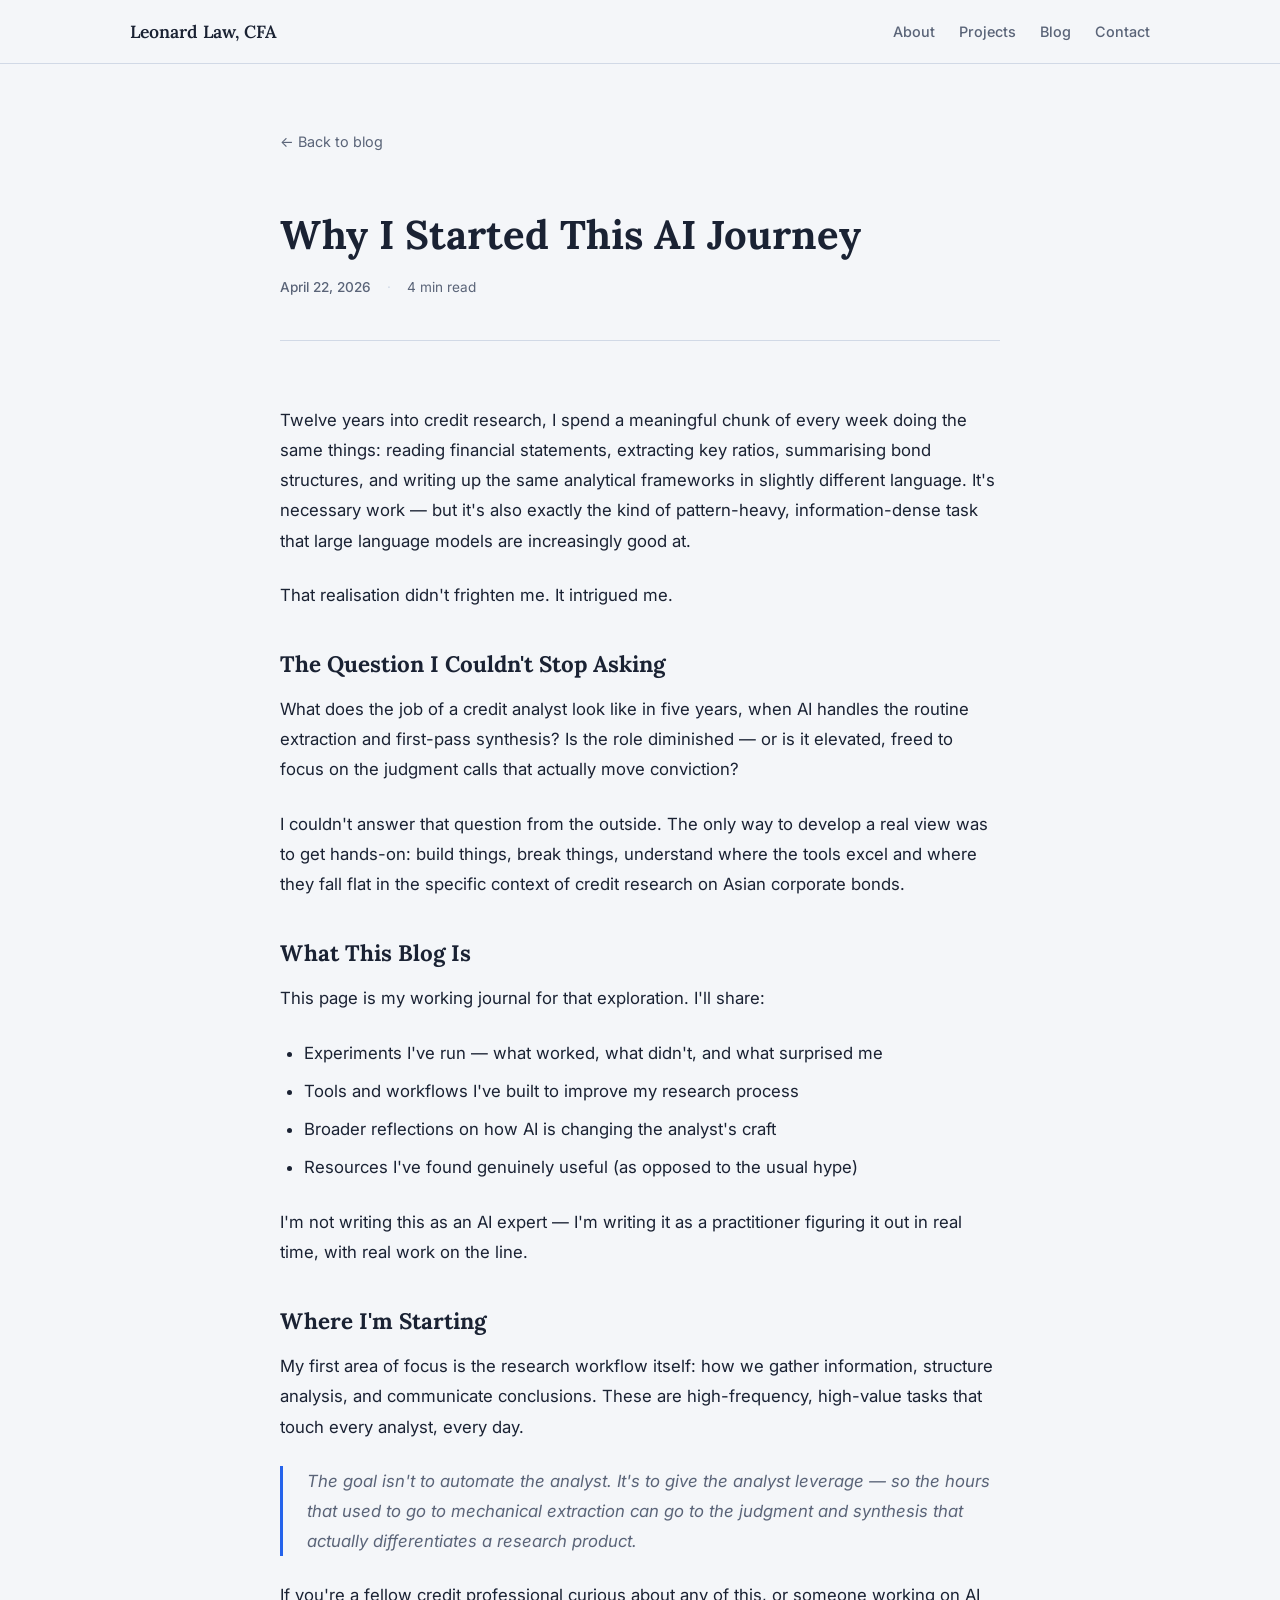
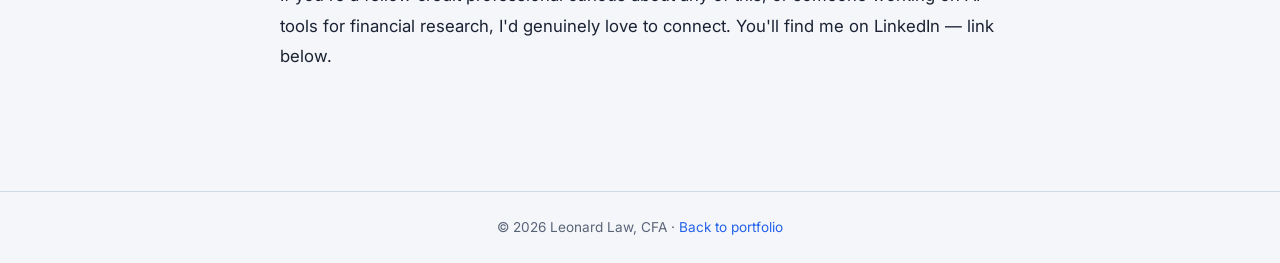
<file: blog/post-1.html>
<!DOCTYPE html>
<html lang="en">
<head>
  <meta charset="UTF-8">
  <meta name="viewport" content="width=device-width, initial-scale=1.0">
  <meta name="description" content="After 12 years in credit research, I'm asking what the job looks like when AI handles the routine work. Here's where I'm starting.">
  <title>Why I Started This AI Journey — Leonard Law, CFA</title>
  <link rel="preconnect" href="https://fonts.googleapis.com">
  <link rel="preconnect" href="https://fonts.gstatic.com" crossorigin>
  <link href="https://fonts.googleapis.com/css2?family=Lora:wght@400;600;700&family=Inter:wght@400;500;600&display=swap" rel="stylesheet">
  <link rel="stylesheet" href="../assets/css/style.css">
  <script src="../assets/js/main.js" defer></script>
</head>
<body>

  <!-- Navigation -->
  <nav class="nav">
    <div class="container nav-inner">
      <a href="../index.html" class="nav-logo">Leonard Law, CFA</a>

      <button class="nav-toggle" aria-label="Toggle menu" aria-expanded="false">
        <span></span>
        <span></span>
        <span></span>
      </button>

      <ul class="nav-links">
        <li><a href="../index.html#about">About</a></li>
        <li><a href="../index.html#projects">Projects</a></li>
        <li><a href="../index.html#blog">Blog</a></li>
        <li><a href="../index.html#contact">Contact</a></li>
      </ul>
    </div>
  </nav>

  <!-- Post Content -->
  <main class="post-main">
    <div class="container">
      <article class="post-article">

        <header class="post-header">
          <a href="../index.html#blog" class="back-link">← Back to blog</a>
          <h1 class="post-title">Why I Started This AI Journey</h1>
          <div class="post-meta">
            <time datetime="2026-04-22">April 22, 2026</time>
            <span class="post-meta-divider">·</span>
            <span>4 min read</span>
          </div>
        </header>

        <div class="post-body">

          <p>
            Twelve years into credit research, I spend a meaningful chunk of every
            week doing the same things: reading financial statements, extracting key
            ratios, summarising bond structures, and writing up the same analytical
            frameworks in slightly different language. It's necessary work — but it's
            also exactly the kind of pattern-heavy, information-dense task that large
            language models are increasingly good at.
          </p>

          <p>
            That realisation didn't frighten me. It intrigued me.
          </p>

          <h2>The Question I Couldn't Stop Asking</h2>

          <p>
            What does the job of a credit analyst look like in five years, when AI
            handles the routine extraction and first-pass synthesis? Is the role
            diminished — or is it elevated, freed to focus on the judgment calls that
            actually move conviction?
          </p>

          <p>
            I couldn't answer that question from the outside. The only way to develop
            a real view was to get hands-on: build things, break things, understand
            where the tools excel and where they fall flat in the specific context of
            credit research on Asian corporate bonds.
          </p>

          <h2>What This Blog Is</h2>

          <p>
            This page is my working journal for that exploration. I'll share:
          </p>

          <ul>
            <li>Experiments I've run — what worked, what didn't, and what surprised me</li>
            <li>Tools and workflows I've built to improve my research process</li>
            <li>Broader reflections on how AI is changing the analyst's craft</li>
            <li>Resources I've found genuinely useful (as opposed to the usual hype)</li>
          </ul>

          <p>
            I'm not writing this as an AI expert — I'm writing it as a practitioner
            figuring it out in real time, with real work on the line.
          </p>

          <h2>Where I'm Starting</h2>

          <p>
            My first area of focus is the research workflow itself: how we gather
            information, structure analysis, and communicate conclusions. These are
            high-frequency, high-value tasks that touch every analyst, every day.
          </p>

          <blockquote>
            The goal isn't to automate the analyst. It's to give the analyst
            leverage — so the hours that used to go to mechanical extraction can
            go to the judgment and synthesis that actually differentiates a
            research product.
          </blockquote>

          <p>
            If you're a fellow credit professional curious about any of this, or
            someone working on AI tools for financial research, I'd genuinely love
            to connect. You'll find me on LinkedIn — link below.
          </p>

        </div>

      </article>
    </div>
  </main>

  <!-- Footer -->
  <footer class="footer">
    <div class="container">
      <p>© 2026 Leonard Law, CFA · <a href="../index.html">Back to portfolio</a></p>
    </div>
  </footer>

</body>
</html>
</file>
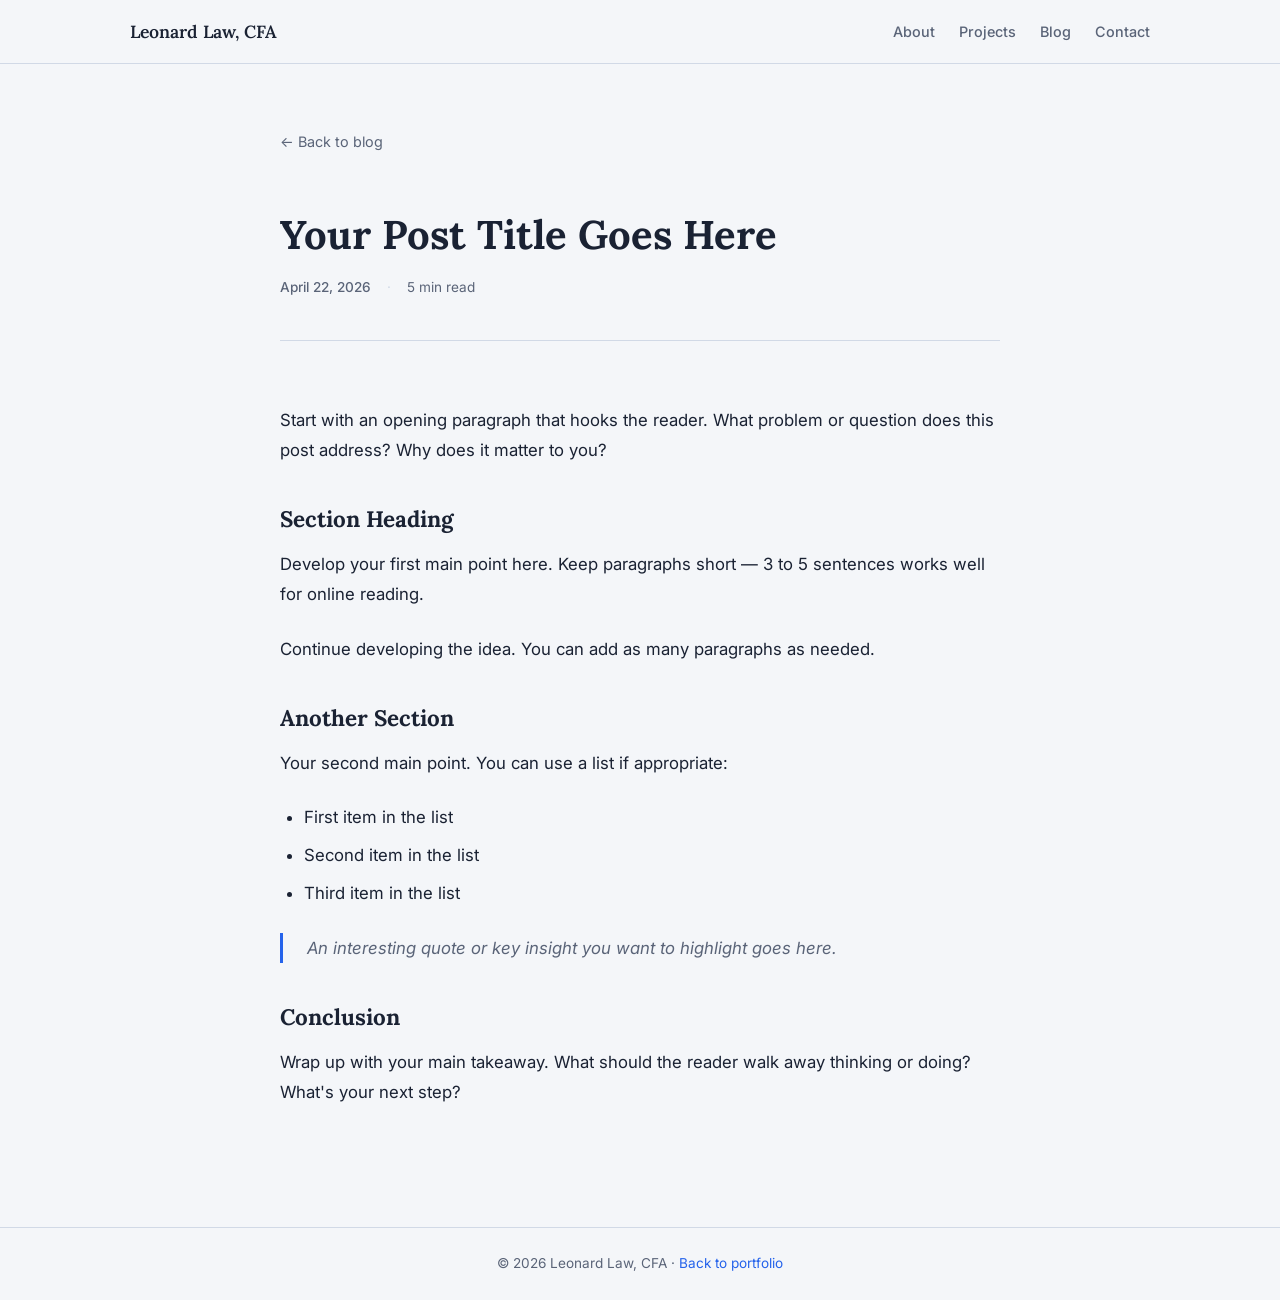
<file: blog/post-template.html>
<!DOCTYPE html>
<html lang="en">
<head>
  <meta charset="UTF-8">
  <meta name="viewport" content="width=device-width, initial-scale=1.0">
  <!-- EDIT: Update the description and title for each new post -->
  <meta name="description" content="EDIT: One sentence summary of this post.">
  <title>EDIT: Post Title — Leonard Law, CFA</title>
  <link rel="preconnect" href="https://fonts.googleapis.com">
  <link rel="preconnect" href="https://fonts.gstatic.com" crossorigin>
  <link href="https://fonts.googleapis.com/css2?family=Lora:wght@400;600;700&family=Inter:wght@400;500;600&display=swap" rel="stylesheet">
  <!-- Note: paths use ../ because this file is inside the blog/ folder -->
  <link rel="stylesheet" href="../assets/css/style.css">
  <script src="../assets/js/main.js" defer></script>
</head>
<body>

  <!-- Navigation (same as index.html — keep in sync if you change it) -->
  <nav class="nav">
    <div class="container nav-inner">
      <a href="../index.html" class="nav-logo">Leonard Law, CFA</a>

      <button class="nav-toggle" aria-label="Toggle menu" aria-expanded="false">
        <span></span>
        <span></span>
        <span></span>
      </button>

      <ul class="nav-links">
        <li><a href="../index.html#about">About</a></li>
        <li><a href="../index.html#projects">Projects</a></li>
        <li><a href="../index.html#blog">Blog</a></li>
        <li><a href="../index.html#contact">Contact</a></li>
      </ul>
    </div>
  </nav>

  <!-- Post Content -->
  <main class="post-main">
    <div class="container">
      <article class="post-article">

        <header class="post-header">
          <a href="../index.html#blog" class="back-link">← Back to blog</a>

          <!-- EDIT: Replace with your post title -->
          <h1 class="post-title">Your Post Title Goes Here</h1>

          <div class="post-meta">
            <!-- EDIT: Update datetime attribute (YYYY-MM-DD) and displayed date -->
            <time datetime="2026-04-22">April 22, 2026</time>
            <span class="post-meta-divider">·</span>
            <!-- EDIT: Estimate your reading time (roughly 200 words per minute) -->
            <span>5 min read</span>
          </div>
        </header>

        <!-- EDIT: Write your post content below.
             Use <p> for paragraphs, <h2> for section headings,
             <h3> for sub-headings, <ul>/<ol> for lists,
             <blockquote> for quotes, <code> for inline code. -->
        <div class="post-body">

          <p>
            Start with an opening paragraph that hooks the reader. What problem
            or question does this post address? Why does it matter to you?
          </p>

          <h2>Section Heading</h2>

          <p>
            Develop your first main point here. Keep paragraphs short — 3 to 5
            sentences works well for online reading.
          </p>

          <p>
            Continue developing the idea. You can add as many paragraphs as needed.
          </p>

          <h2>Another Section</h2>

          <p>
            Your second main point. You can use a list if appropriate:
          </p>

          <ul>
            <li>First item in the list</li>
            <li>Second item in the list</li>
            <li>Third item in the list</li>
          </ul>

          <blockquote>
            An interesting quote or key insight you want to highlight goes here.
          </blockquote>

          <h2>Conclusion</h2>

          <p>
            Wrap up with your main takeaway. What should the reader walk away
            thinking or doing? What's your next step?
          </p>

        </div>
        <!-- END: post-body -->

      </article>
    </div>
  </main>

  <!-- Footer -->
  <footer class="footer">
    <div class="container">
      <p>© 2026 Leonard Law, CFA · <a href="../index.html">Back to portfolio</a></p>
    </div>
  </footer>

</body>
</html>
</file>
<file: assets/css/style.css>
/* ============================================================
   Leonard Law Portfolio — style.css
   ============================================================ */

/* 1. Reset
   ============================================================ */
*, *::before, *::after {
  box-sizing: border-box;
  margin: 0;
  padding: 0;
}

img, svg {
  max-width: 100%;
  display: block;
}

/* 2. Custom Properties
   ============================================================ */
:root {
  --color-bg:         #f4f6f9;
  --color-surface:    #ffffff;
  --color-text:       #1a2233;
  --color-text-muted: #5a6478;
  --color-accent:     #2563eb;
  --color-accent-light: rgba(37, 99, 235, 0.10);
  --color-border:     #d1d9e6;

  --font-heading: 'Lora', Georgia, serif;
  --font-body:    'Inter', system-ui, -apple-system, sans-serif;

  --space-xs:  0.5rem;
  --space-sm:  1rem;
  --space-md:  1.5rem;
  --space-lg:  2.5rem;
  --space-xl:  4rem;
  --space-2xl: 6rem;

  --container-width: 1100px;
  --nav-height: 64px;
  --radius: 8px;
  --transition: 200ms ease;
}

/* 3. Base Styles
   ============================================================ */
html {
  scroll-behavior: smooth;
  scroll-padding-top: var(--nav-height);
  font-size: 16px;
}

body {
  font-family: var(--font-body);
  color: var(--color-text);
  background-color: var(--color-bg);
  line-height: 1.7;
  -webkit-font-smoothing: antialiased;
}

h1, h2, h3, h4 {
  font-family: var(--font-heading);
  line-height: 1.25;
  color: var(--color-text);
}

h1 { font-size: clamp(2rem, 5vw, 3.25rem); }
h2 { font-size: clamp(1.5rem, 3vw, 2rem); }
h3 { font-size: 1.2rem; }

p {
  color: var(--color-text-muted);
  max-width: 65ch;
}

a {
  color: var(--color-accent);
  text-decoration: none;
  transition: color var(--transition);
}

a:hover {
  color: var(--color-text);
}

/* 4. Layout Utilities
   ============================================================ */
.container {
  max-width: var(--container-width);
  margin: 0 auto;
  padding: 0 var(--space-lg);
}

.section {
  padding: var(--space-2xl) 0;
}

.section--alt {
  background-color: var(--color-surface);
}

.section-title {
  font-family: var(--font-heading);
  font-size: clamp(1.5rem, 3vw, 2rem);
  color: var(--color-text);
  margin-bottom: var(--space-lg);
  position: relative;
  display: inline-block;
}

.section-title::after {
  content: '';
  position: absolute;
  bottom: -10px;
  left: 0;
  width: 48px;
  height: 3px;
  background: var(--color-accent);
  border-radius: 2px;
}

/* 5. Buttons
   ============================================================ */
.btn {
  display: inline-block;
  padding: 0.75rem 1.75rem;
  border-radius: var(--radius);
  font-family: var(--font-body);
  font-size: 0.95rem;
  font-weight: 500;
  cursor: pointer;
  transition: all var(--transition);
  text-decoration: none;
  line-height: 1;
}

.btn-primary {
  background-color: var(--color-accent);
  color: #fff;
  border: 2px solid var(--color-accent);
}

.btn-primary:hover {
  background-color: #a86930;
  border-color: #a86930;
  color: #fff;
}

.btn-secondary {
  background-color: transparent;
  color: var(--color-accent);
  border: 2px solid var(--color-accent);
}

.btn-secondary:hover {
  background-color: var(--color-accent);
  color: #fff;
}

/* 6. Navigation
   ============================================================ */
.nav {
  position: sticky;
  top: 0;
  z-index: 100;
  height: var(--nav-height);
  background-color: var(--color-bg);
  border-bottom: 1px solid var(--color-border);
  display: flex;
  align-items: center;
}

.nav-inner {
  display: flex;
  align-items: center;
  justify-content: space-between;
  width: 100%;
}

.nav-logo {
  font-family: var(--font-heading);
  font-size: 1.1rem;
  font-weight: 600;
  color: var(--color-text);
  text-decoration: none;
  white-space: nowrap;
}

.nav-logo:hover {
  color: var(--color-accent);
}

.nav-links {
  list-style: none;
  display: flex;
  gap: var(--space-md);
  align-items: center;
}

.nav-links a {
  font-size: 0.9rem;
  font-weight: 500;
  color: var(--color-text-muted);
  text-decoration: none;
  padding-bottom: 2px;
  border-bottom: 2px solid transparent;
  transition: all var(--transition);
}

.nav-links a:hover,
.nav-links a.active {
  color: var(--color-accent);
  border-bottom-color: var(--color-accent);
}

.nav-toggle {
  display: none;
  flex-direction: column;
  gap: 5px;
  background: none;
  border: none;
  cursor: pointer;
  padding: 4px;
}

.nav-toggle span {
  display: block;
  width: 24px;
  height: 2px;
  background-color: var(--color-text);
  border-radius: 2px;
  transition: all var(--transition);
}

/* 7. Hero Section
   ============================================================ */
.hero {
  padding: var(--space-2xl) 0;
  min-height: calc(100vh - var(--nav-height));
  display: flex;
  align-items: center;
}

.hero-content {
  max-width: 700px;
}

.hero-eyebrow {
  display: inline-block;
  font-family: var(--font-body);
  font-size: 0.85rem;
  font-weight: 600;
  letter-spacing: 0.08em;
  text-transform: uppercase;
  color: var(--color-accent);
  margin-bottom: var(--space-sm);
}

.hero-title {
  margin-bottom: var(--space-sm);
}

.hero-tagline {
  font-size: 1.15rem;
  color: var(--color-text-muted);
  margin-bottom: var(--space-lg);
  max-width: 55ch;
}

.hero-actions {
  display: flex;
  gap: var(--space-sm);
  flex-wrap: wrap;
}

/* 8. About Section
   ============================================================ */
.about-grid {
  display: flex;
  gap: var(--space-xl);
  align-items: flex-start;
}

.about-photo {
  flex-shrink: 0;
}

.about-photo img {
  width: 220px;
  height: 220px;
  border-radius: 50%;
  border: 4px solid var(--color-border);
  object-fit: cover;
}

.about-bio h2 {
  margin-bottom: var(--space-sm);
}

.about-bio p {
  margin-bottom: var(--space-sm);
  max-width: 60ch;
}

.about-meta {
  display: flex;
  flex-wrap: wrap;
  gap: var(--space-sm);
  margin-top: var(--space-md);
}

.about-meta-item {
  display: flex;
  align-items: center;
  gap: 0.4rem;
  font-size: 0.9rem;
  color: var(--color-text-muted);
}

.about-meta-item svg {
  width: 16px;
  height: 16px;
  flex-shrink: 0;
}

/* 9. Cards (Shared)
   ============================================================ */
.card {
  background: var(--color-surface);
  border: 1px solid var(--color-border);
  border-radius: var(--radius);
  padding: var(--space-md);
  transition: box-shadow var(--transition), transform var(--transition);
}

.card:hover {
  box-shadow: 0 4px 20px rgba(37, 99, 235, 0.10);
  transform: translateY(-2px);
}

.card-title {
  font-family: var(--font-heading);
  font-size: 1.1rem;
  color: var(--color-text);
  margin-bottom: var(--space-xs);
}

.card-description,
.card-excerpt {
  font-size: 0.95rem;
  color: var(--color-text-muted);
  margin-bottom: var(--space-sm);
}

.card-tags {
  display: flex;
  flex-wrap: wrap;
  gap: 0.4rem;
  margin-bottom: var(--space-sm);
}

.tag {
  display: inline-block;
  background: var(--color-accent-light);
  color: var(--color-accent);
  border-radius: 999px;
  padding: 2px 12px;
  font-size: 0.75rem;
  font-weight: 500;
}

.card-link {
  font-size: 0.9rem;
  font-weight: 500;
  color: var(--color-accent);
  text-decoration: none;
  display: inline-flex;
  align-items: center;
  gap: 0.25rem;
}

.card-link:hover {
  color: var(--color-text);
}

.card-date {
  display: block;
  font-size: 0.8rem;
  color: var(--color-text-muted);
  margin-bottom: var(--space-xs);
  font-weight: 500;
  text-transform: uppercase;
  letter-spacing: 0.05em;
}

/* 10. Projects Section
   ============================================================ */
.projects-grid {
  display: grid;
  grid-template-columns: repeat(3, 1fr);
  gap: var(--space-md);
  margin-top: var(--space-lg);
}

/* 11. Blog Section
   ============================================================ */
.blog-grid {
  display: grid;
  grid-template-columns: repeat(3, 1fr);
  gap: var(--space-md);
  margin-top: var(--space-lg);
}

.blog-card .card-title a {
  color: var(--color-text);
  text-decoration: none;
  font-family: var(--font-heading);
}

.blog-card .card-title a:hover {
  color: var(--color-accent);
}

/* 12. Contact Section
   ============================================================ */
.contact-content {
  text-align: center;
  max-width: 560px;
  margin: 0 auto;
}

.contact-content h2 {
  margin-bottom: var(--space-sm);
}

.contact-content p {
  margin: 0 auto var(--space-lg);
  max-width: 50ch;
}

.contact-actions {
  display: flex;
  justify-content: center;
  gap: var(--space-sm);
  flex-wrap: wrap;
}

.contact-email {
  display: block;
  margin-top: var(--space-md);
  font-size: 0.9rem;
  color: var(--color-text-muted);
}

/* 13. Footer
   ============================================================ */
.footer {
  border-top: 1px solid var(--color-border);
  padding: var(--space-md) 0;
  text-align: center;
}

.footer p {
  font-size: 0.85rem;
  color: var(--color-text-muted);
  max-width: none;
  margin: 0 auto;
}

/* 14. Blog Post Page
   ============================================================ */
.post-main {
  padding: var(--space-xl) 0 var(--space-2xl);
}

.post-article {
  max-width: 720px;
  margin: 0 auto;
}

.back-link {
  display: inline-flex;
  align-items: center;
  gap: 0.35rem;
  font-size: 0.9rem;
  color: var(--color-text-muted);
  text-decoration: none;
  margin-bottom: var(--space-lg);
  transition: color var(--transition);
}

.back-link:hover {
  color: var(--color-accent);
}

.post-header {
  margin-bottom: var(--space-xl);
  padding-bottom: var(--space-lg);
  border-bottom: 1px solid var(--color-border);
}

.post-title {
  font-size: clamp(1.75rem, 4vw, 2.5rem);
  margin: var(--space-sm) 0;
}

.post-meta {
  display: flex;
  gap: var(--space-sm);
  align-items: center;
  font-size: 0.85rem;
  color: var(--color-text-muted);
}

.post-meta time {
  font-weight: 500;
}

.post-meta-divider {
  color: var(--color-border);
}

.post-body {
  font-size: 1.05rem;
  line-height: 1.8;
}

.post-body p {
  max-width: none;
  color: var(--color-text);
  margin-bottom: var(--space-md);
}

.post-body h2 {
  font-size: 1.4rem;
  margin: var(--space-lg) 0 var(--space-sm);
}

.post-body h3 {
  font-size: 1.15rem;
  margin: var(--space-md) 0 var(--space-xs);
}

.post-body ul, .post-body ol {
  padding-left: var(--space-md);
  margin-bottom: var(--space-md);
  color: var(--color-text);
}

.post-body li {
  margin-bottom: var(--space-xs);
}

.post-body blockquote {
  border-left: 3px solid var(--color-accent);
  padding-left: var(--space-md);
  margin: var(--space-md) 0;
  color: var(--color-text-muted);
  font-style: italic;
}

.post-body code {
  background: var(--color-surface);
  border: 1px solid var(--color-border);
  border-radius: 4px;
  padding: 0.1em 0.4em;
  font-size: 0.9em;
  font-family: 'Courier New', monospace;
}

.post-body pre {
  background: var(--color-surface);
  border: 1px solid var(--color-border);
  border-radius: var(--radius);
  padding: var(--space-md);
  overflow-x: auto;
  margin-bottom: var(--space-md);
}

.post-body pre code {
  background: none;
  border: none;
  padding: 0;
}

/* 15. Responsive — Tablet (≤768px)
   ============================================================ */
@media (max-width: 768px) {
  .container {
    padding: 0 var(--space-md);
  }

  /* Nav */
  .nav-toggle {
    display: flex;
  }

  .nav-links {
    display: none;
    position: absolute;
    top: var(--nav-height);
    left: 0;
    right: 0;
    background-color: var(--color-bg);
    border-bottom: 1px solid var(--color-border);
    flex-direction: column;
    gap: 0;
    padding: var(--space-sm) 0;
  }

  .nav-links.is-open {
    display: flex;
  }

  .nav-links li {
    width: 100%;
  }

  .nav-links a {
    display: block;
    padding: var(--space-sm) var(--space-lg);
    border-bottom: none;
  }

  .nav-links a:hover,
  .nav-links a.active {
    background-color: var(--color-accent-light);
    border-bottom: none;
    color: var(--color-accent);
  }

  /* Hero */
  .hero {
    min-height: auto;
    padding: var(--space-xl) 0;
  }

  /* About */
  .about-grid {
    flex-direction: column;
    align-items: center;
    gap: var(--space-lg);
    text-align: center;
  }

  .about-bio p {
    max-width: none;
    margin-left: auto;
    margin-right: auto;
  }

  .about-meta {
    justify-content: center;
  }

  /* Grids */
  .projects-grid,
  .blog-grid {
    grid-template-columns: 1fr;
  }
}

/* 16. Responsive — Mobile (≤480px)
   ============================================================ */
@media (max-width: 480px) {
  .hero-actions {
    flex-direction: column;
  }

  .hero-actions .btn {
    text-align: center;
  }

  .about-photo img {
    width: 160px;
    height: 160px;
  }

  .section {
    padding: var(--space-xl) 0;
  }
}
</file>
